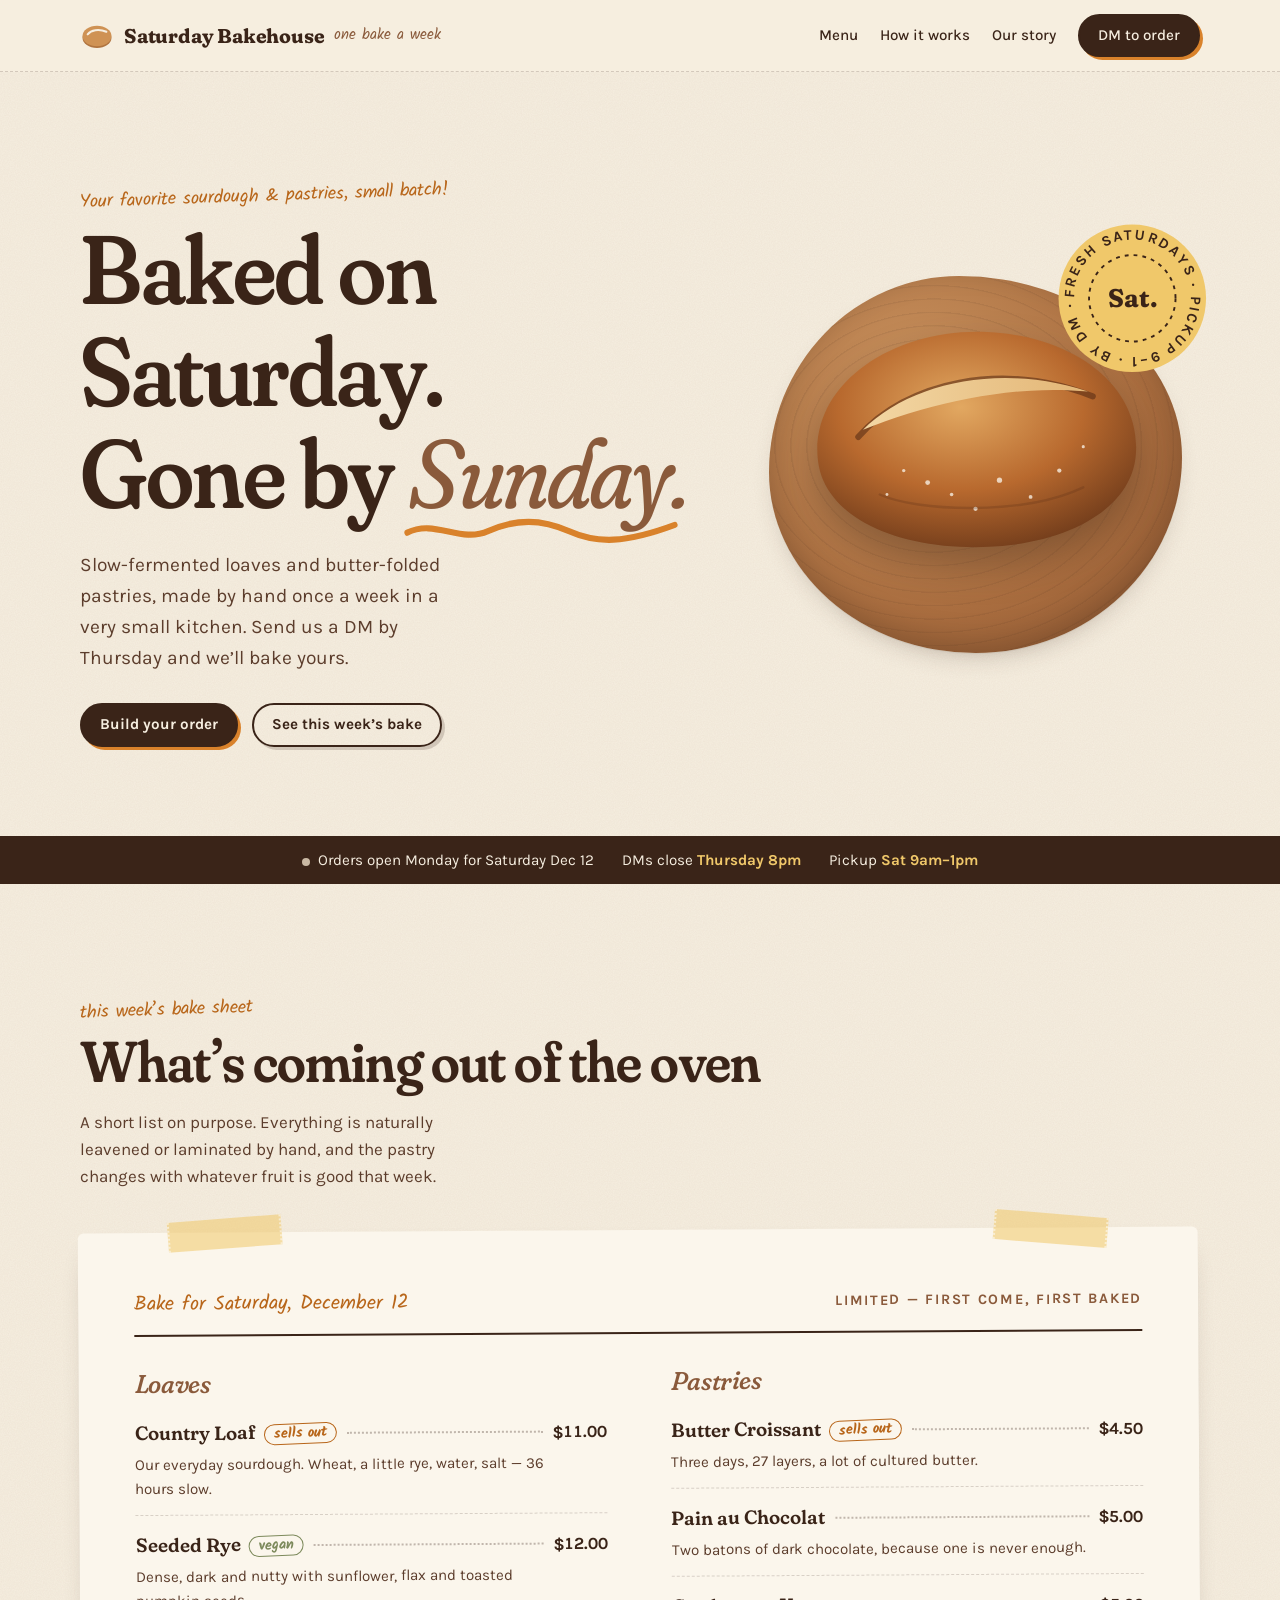
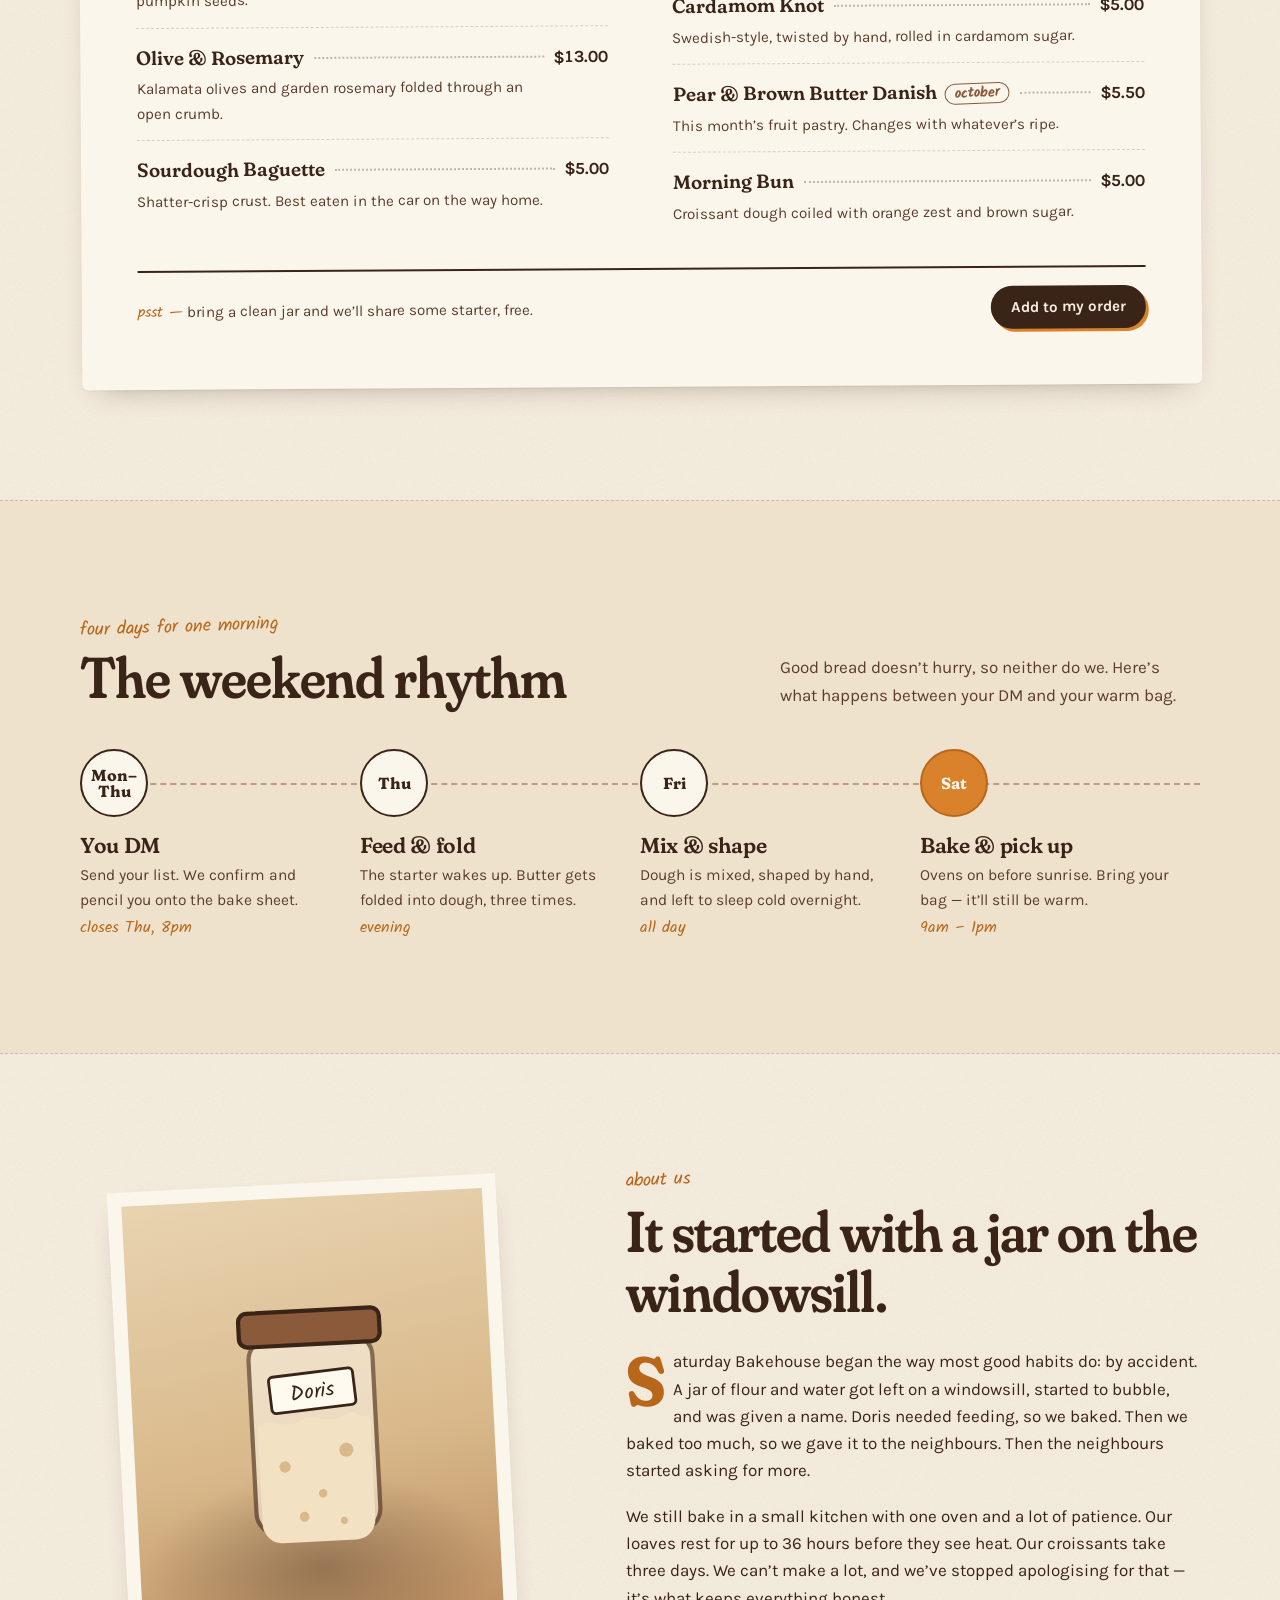
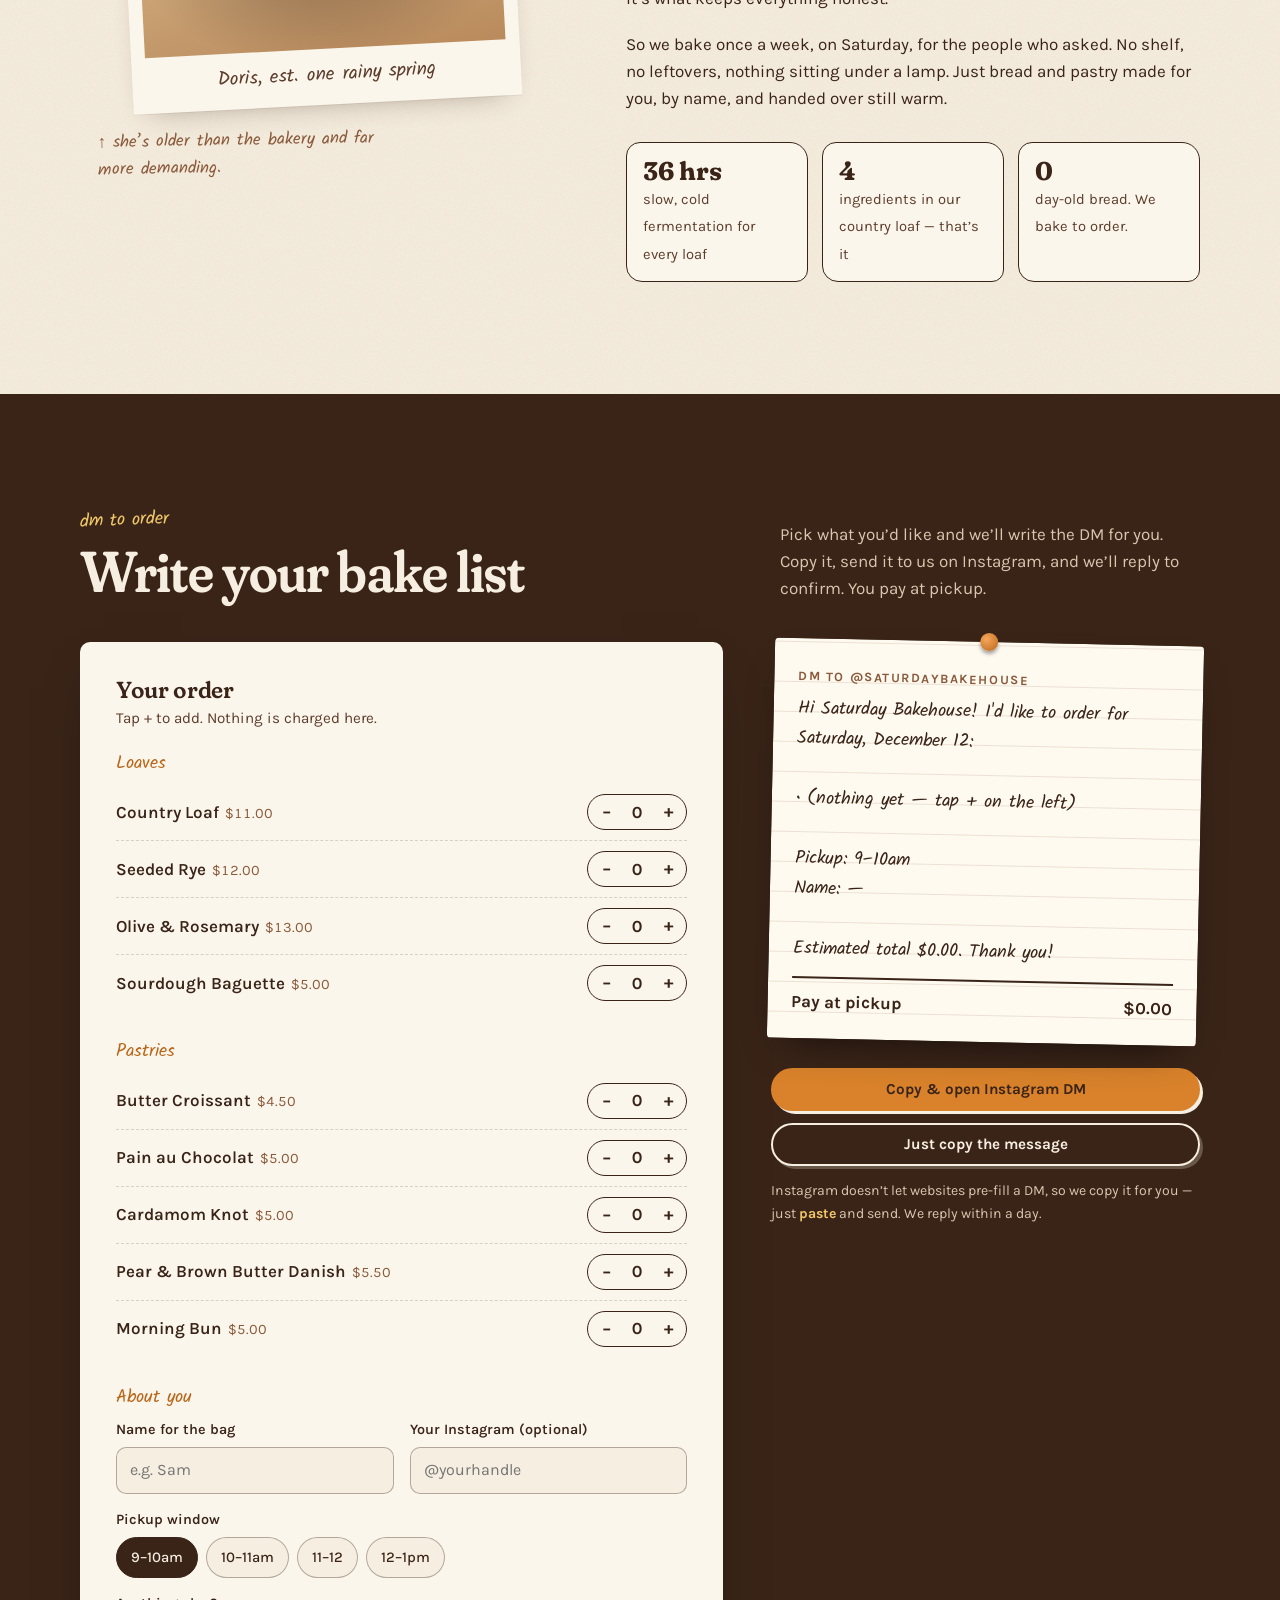
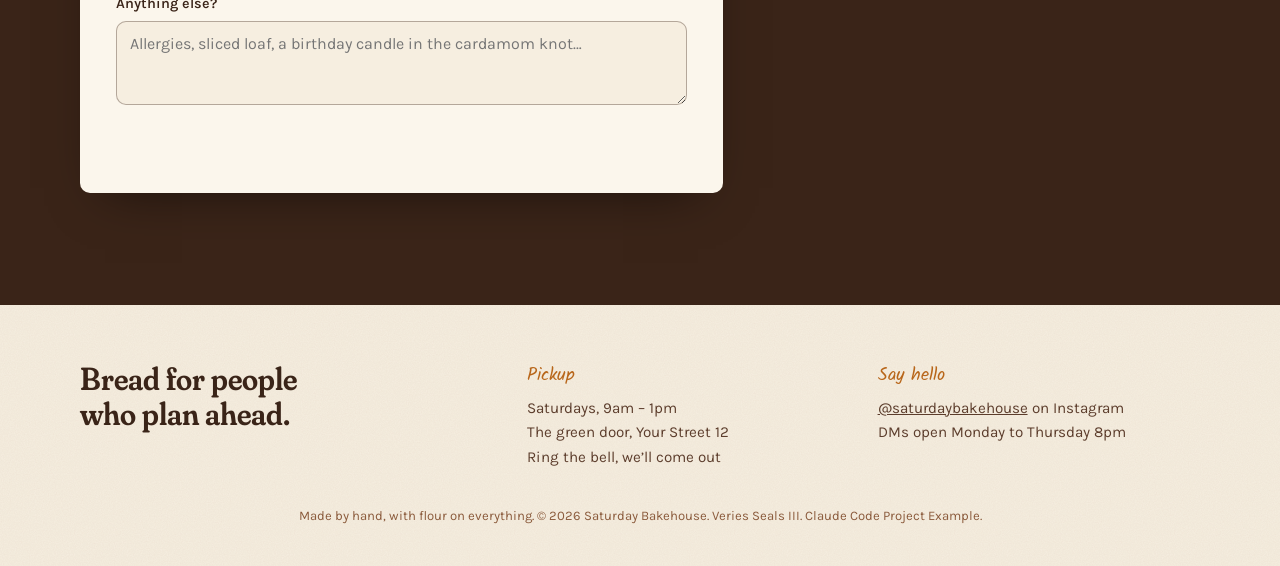
<file: index.html>
<!doctype html>
<html lang="en">
<head>
<meta charset="utf-8">
<meta name="viewport" content="width=device-width, initial-scale=1">
<title>Saturday Bakehouse</title>
<meta name="description" content="Naturally leavened sourdough and laminated pastries, baked once a week on Saturday morning. Order by DM, pick up warm.">
<link rel="preconnect" href="https://fonts.googleapis.com">
<link rel="preconnect" href="https://fonts.gstatic.com" crossorigin>
<link href="https://fonts.googleapis.com/css2?family=Fraunces:ital,opsz,wght,SOFT@0,9..144,300..800,50..100;1,9..144,300..800,50..100&family=Karla:wght@400;500;700&family=Kalam:wght@400;700&display=swap" rel="stylesheet">
<link rel="stylesheet" href="css/styles.css">
</head>
<body>

<header class="top">
  <div class="wrap">
    <a class="wordmark" href="#top" aria-label="Saturday Bakehouse home">
      <svg width="34" height="34" viewBox="0 0 40 40" aria-hidden="true">
        <ellipse cx="20" cy="22" rx="17" ry="12" fill="#b0743f"/>
        <ellipse cx="20" cy="20" rx="17" ry="12" fill="#cf9254"/>
        <path d="M9 18c4-5 13-7 22-3" stroke="#f6eee0" stroke-width="2.4" fill="none" stroke-linecap="round"/>
      </svg>
      <b>Saturday Bakehouse</b>
      <small>one bake a week</small>
    </a>
    <nav class="nav" aria-label="Main">
      <a href="#menu">Menu</a>
      <a href="#rhythm">How it works</a>
      <a href="#story">Our story</a>
      <a class="btn" href="#order">DM to order</a>
    </nav>
  </div>
</header>

<main id="top">
  <!-- HERO -->
  <section class="hero" aria-labelledby="hero-title">
    <div class="wrap">
      <div>
        <span class="eyebrow">Your favorite sourdough &amp; pastries, small batch!</span>
        <h1 id="hero-title">Baked on Saturday.<br>Gone by <em>Sunday.<svg class="squiggle" viewBox="0 0 200 20" preserveAspectRatio="none" aria-hidden="true"><path d="M3 12c20-9 38 7 58-1s38-8 58 0 40 8 76-4" stroke="#d9822b" stroke-width="4" fill="none" stroke-linecap="round"/></svg></em></h1>
        <p class="lede">Slow-fermented loaves and butter-folded pastries, made by hand once a week in a very small kitchen. Send us a DM by Thursday and we’ll bake yours.</p>
        <div class="cta">
          <a class="btn" href="#order">Build your order</a>
          <a class="btn ghost" href="#menu">See this week’s bake</a>
        </div>
      </div>

      <div class="hero-art" aria-hidden="true">
        <div class="board"></div>
        <svg class="loaf" viewBox="0 0 300 220">
          <defs>
            <radialGradient id="crust" cx="45%" cy="35%" r="70%">
              <stop offset="0" stop-color="#e2a861"/>
              <stop offset=".55" stop-color="#b8692e"/>
              <stop offset="1" stop-color="#6e3a1a"/>
            </radialGradient>
            <linearGradient id="ear" x1="0" x2="1">
              <stop offset="0" stop-color="#f3d7a4"/>
              <stop offset="1" stop-color="#e3b676"/>
            </linearGradient>
          </defs>
          <path d="M18 128C14 66 82 22 156 24s132 44 128 102c-3 48-62 78-134 78S21 176 18 128z" fill="url(#crust)"/>
          <!-- the ear: main score -->
          <path d="M52 112c40-46 120-64 196-34" stroke="#5a2e14" stroke-width="5" fill="none" stroke-linecap="round" opacity=".6"/>
          <path d="M56 106c40-40 116-56 188-32-60-6-130 8-188 32z" fill="url(#ear)"/>
          <!-- flour dusting -->
          <g fill="#fbf6ec" opacity=".75">
            <circle cx="110" cy="150" r="2"/><circle cx="130" cy="160" r="1.5"/><circle cx="170" cy="148" r="2.2"/>
            <circle cx="196" cy="162" r="1.6"/><circle cx="150" cy="172" r="1.8"/><circle cx="90" cy="140" r="1.4"/>
            <circle cx="220" cy="140" r="1.8"/><circle cx="240" cy="120" r="1.3"/><circle cx="76" cy="160" r="1.2"/>
          </g>
          <path d="M70 160c30 14 120 18 170-6" stroke="#5a2e14" stroke-width="2" fill="none" opacity=".25" stroke-linecap="round"/>
        </svg>
        <div class="stamp-wrap">
          <svg class="stamp" viewBox="0 0 120 120">
            <defs><path id="circ" d="M60 60m-46 0a46 46 0 1 1 92 0a46 46 0 1 1-92 0"/></defs>
            <circle cx="60" cy="60" r="58" fill="#f0c86a"/>
            <circle cx="60" cy="60" r="34" fill="none" stroke="#3a2418" stroke-width="1.5" stroke-dasharray="3 4"/>
            <text class="stamp-text">
              <textPath href="#circ" textLength="286" lengthAdjust="spacing">FRESH SATURDAYS · PICKUP 9–1 · BY DM ·</textPath>
            </text>
          </svg>
          <span class="dot">Sat.</span>
        </div>
      </div>
    </div>
  </section>

  <div class="ribbon" id="ribbon" role="status">
    <div class="wrap">
      <span><i class="pulse"></i><span id="status-text">Taking orders for Saturday</span></span>
      <span>DMs close <b>Thursday 8pm</b></span>
      <span>Pickup <b>Sat 9am–1pm</b></span>
    </div>
  </div>

  <!-- MENU -->
  <section id="menu" aria-labelledby="menu-title">
    <div class="wrap">
      <div class="section-head">
        <div>
          <span class="eyebrow">this week’s bake sheet</span>
          <h2 id="menu-title">What’s coming out of the oven</h2>
        </div>
        <p>A short list on purpose. Everything is naturally leavened or laminated by hand, and the pastry changes with whatever fruit is good that week.</p>
      </div>

      <article class="sheet">
        <div class="sheet-top">
          <span class="hand" id="bake-date">Bake for Saturday</span>
          <span>Limited — first come, first baked</span>
        </div>
        <div class="menu-cols" id="menu-cols"><!-- filled from MENU data below --></div>
        <div class="sheet-foot">
          <span><span class="hand">psst —</span> bring a clean jar and we’ll share some starter, free.</span>
          <a class="btn" href="#order">Add to my order</a>
        </div>
      </article>
    </div>
  </section>

  <!-- RHYTHM -->
  <section id="rhythm" class="rhythm" aria-labelledby="rhythm-title">
    <div class="wrap">
      <div class="section-head">
        <div>
          <span class="eyebrow">four days for one morning</span>
          <h2 id="rhythm-title">The weekend rhythm</h2>
        </div>
        <p>Good bread doesn’t hurry, so neither do we. Here’s what happens between your DM and your warm bag.</p>
      </div>
      <ol class="days">
        <li>
          <div class="when">Mon–<br>Thu</div>
          <h3>You DM</h3>
          <p>Send your list. We confirm and pencil you onto the bake sheet.</p>
          <span class="time">closes Thu, 8pm</span>
        </li>
        <li>
          <div class="when">Thu</div>
          <h3>Feed &amp; fold</h3>
          <p>The starter wakes up. Butter gets folded into dough, three times.</p>
          <span class="time">evening</span>
        </li>
        <li>
          <div class="when">Fri</div>
          <h3>Mix &amp; shape</h3>
          <p>Dough is mixed, shaped by hand, and left to sleep cold overnight.</p>
          <span class="time">all day</span>
        </li>
        <li>
          <div class="when">Sat</div>
          <h3>Bake &amp; pick up</h3>
          <p>Ovens on before sunrise. Bring your bag — it’ll still be warm.</p>
          <span class="time">9am – 1pm</span>
        </li>
      </ol>
    </div>
  </section>

  <!-- STORY -->
  <section id="story" class="story" aria-labelledby="story-title">
    <div class="wrap">
      <div>
        <figure class="polaroid">
          <div class="pic" aria-hidden="true">
            <svg viewBox="0 0 200 240" width="78%">
              <!-- a jar of starter -->
              <rect x="56" y="58" width="88" height="140" rx="16" fill="#fbf6ec" opacity=".55" stroke="#3a2418" stroke-width="3"/>
              <rect x="50" y="40" width="100" height="24" rx="6" fill="#8a5a3b" stroke="#3a2418" stroke-width="3"/>
              <path d="M60 120c10-6 20 4 30-2s20 4 30-2 14 4 20 0v74a14 14 0 0 1-14 14H74a14 14 0 0 1-14-14z" fill="#f2e1c2"/>
              <g fill="#d9b98b"><circle cx="78" cy="150" r="4"/><circle cx="104" cy="170" r="3"/><circle cx="122" cy="140" r="5"/><circle cx="90" cy="186" r="3.5"/><circle cx="118" cy="190" r="2.5"/></g>
              <rect x="70" y="84" width="60" height="26" rx="3" fill="#fffaf0" stroke="#3a2418" stroke-width="2" transform="rotate(-4 100 97)"/>
              <text x="100" y="102" text-anchor="middle" class="jar-label" transform="rotate(-4 100 97)">Doris</text>
            </svg>
          </div>
          <figcaption>Doris, est. one rainy spring</figcaption>
        </figure>
        <p class="polaroid-note">↑ she’s older than the bakery and far more demanding.</p>
      </div>

      <div>
        <span class="eyebrow">about us</span>
        <h2 id="story-title">It started with a jar on the windowsill.</h2>
        <div class="story-body">
          <p>Saturday Bakehouse began the way most good habits do: by accident. A jar of flour and water got left on a windowsill, started to bubble, and was given a name. Doris needed feeding, so we baked. Then we baked too much, so we gave it to the neighbours. Then the neighbours started asking for more.</p>
          <p>We still bake in a small kitchen with one oven and a lot of patience. Our loaves rest for up to 36 hours before they see heat. Our croissants take three days. We can’t make a lot, and we’ve stopped apologising for that — it’s what keeps everything honest.</p>
          <p>So we bake once a week, on Saturday, for the people who asked. No shelf, no leftovers, nothing sitting under a lamp. Just bread and pastry made for you, by name, and handed over still warm.</p>
        </div>
        <ul class="promises">
          <li><b>36 hrs</b><span>slow, cold fermentation for every loaf</span></li>
          <li><b>4</b><span>ingredients in our country loaf — that’s it</span></li>
          <li><b>0</b><span>day-old bread. We bake to order.</span></li>
        </ul>
      </div>
    </div>
  </section>

  <!-- ORDER -->
  <section id="order" class="order" aria-labelledby="order-title">
    <div class="wrap">
      <div class="section-head">
        <div>
          <span class="eyebrow">dm to order</span>
          <h2 id="order-title">Write your bake list</h2>
        </div>
        <p>Pick what you’d like and we’ll write the DM for you. Copy it, send it to us on Instagram, and we’ll reply to confirm. You pay at pickup.</p>
      </div>

      <div class="order-grid">
        <form class="card" id="order-form" novalidate>
          <h3>Your order</h3>
          <p class="sub">Tap + to add. Nothing is charged here.</p>

          <div id="picks"><!-- filled from MENU data --></div>

          <fieldset>
            <legend>About you</legend>
            <div class="fields">
              <div>
                <label for="name">Name for the bag</label>
                <input id="name" name="name" autocomplete="given-name" placeholder="e.g. Sam">
              </div>
              <div>
                <label for="handle">Your Instagram (optional)</label>
                <input id="handle" name="handle" placeholder="@yourhandle" autocomplete="off">
              </div>
              <div class="full">
                <label id="slot-label">Pickup window</label>
                <div class="radios" role="radiogroup" aria-labelledby="slot-label">
                  <label><input type="radio" name="slot" value="9–10am" checked><span>9–10am</span></label>
                  <label><input type="radio" name="slot" value="10–11am"><span>10–11am</span></label>
                  <label><input type="radio" name="slot" value="11am–12pm"><span>11–12</span></label>
                  <label><input type="radio" name="slot" value="12–1pm"><span>12–1pm</span></label>
                </div>
              </div>
              <div class="full">
                <label for="notes">Anything else?</label>
                <textarea id="notes" name="notes" placeholder="Allergies, sliced loaf, a birthday candle in the cardamom knot…"></textarea>
              </div>
            </div>
          </fieldset>
          <p class="err" id="err" aria-live="polite"></p>
        </form>

        <aside class="dm" aria-labelledby="dm-title">
          <h3 id="dm-title" class="sr-only">Your DM</h3>
          <div class="note-card">
            <div class="to">DM to @saturdaybakehouse</div>
            <pre id="dm-text" aria-live="polite"></pre>
            <div class="total"><span>Pay at pickup</span><span id="dm-total">$0.00</span></div>
          </div>
          <div class="dm-actions">
            <button class="btn alt" type="button" id="copy-open">Copy &amp; open Instagram DM</button>
            <button class="btn ghost" type="button" id="copy-only">Just copy the message</button>
          </div>
          <p class="dm-help">Instagram doesn’t let websites pre-fill a DM, so we copy it for you — just <b>paste</b> and send. We reply within a day.</p>
        </aside>
      </div>
    </div>
  </section>
</main>

<footer>
  <div class="wrap">
    <div>
      <p class="big">Bread for people<br>who plan ahead.</p>
    </div>
    <div>
      <h4>Pickup</h4>
      <p>Saturdays, 9am – 1pm<br>The green door, Your Street 12<br>Ring the bell, we’ll come out</p>
    </div>
    <div>
      <h4>Say hello</h4>
      <p><a href="https://instagram.com/saturdaybakehouse" rel="noopener">@saturdaybakehouse</a> on Instagram<br>DMs open Monday to Thursday 8pm</p>
    </div>
  </div>
  <p class="fine">Made by hand, with flour on everything. © <span id="yr"></span> Saturday Bakehouse. Veries Seals III. Claude Code Project Example.</p>
</footer>

<div class="toast" id="toast" role="status" aria-live="polite"></div>

<script src="js/script.js"></script>
</body>
</html>
</file>
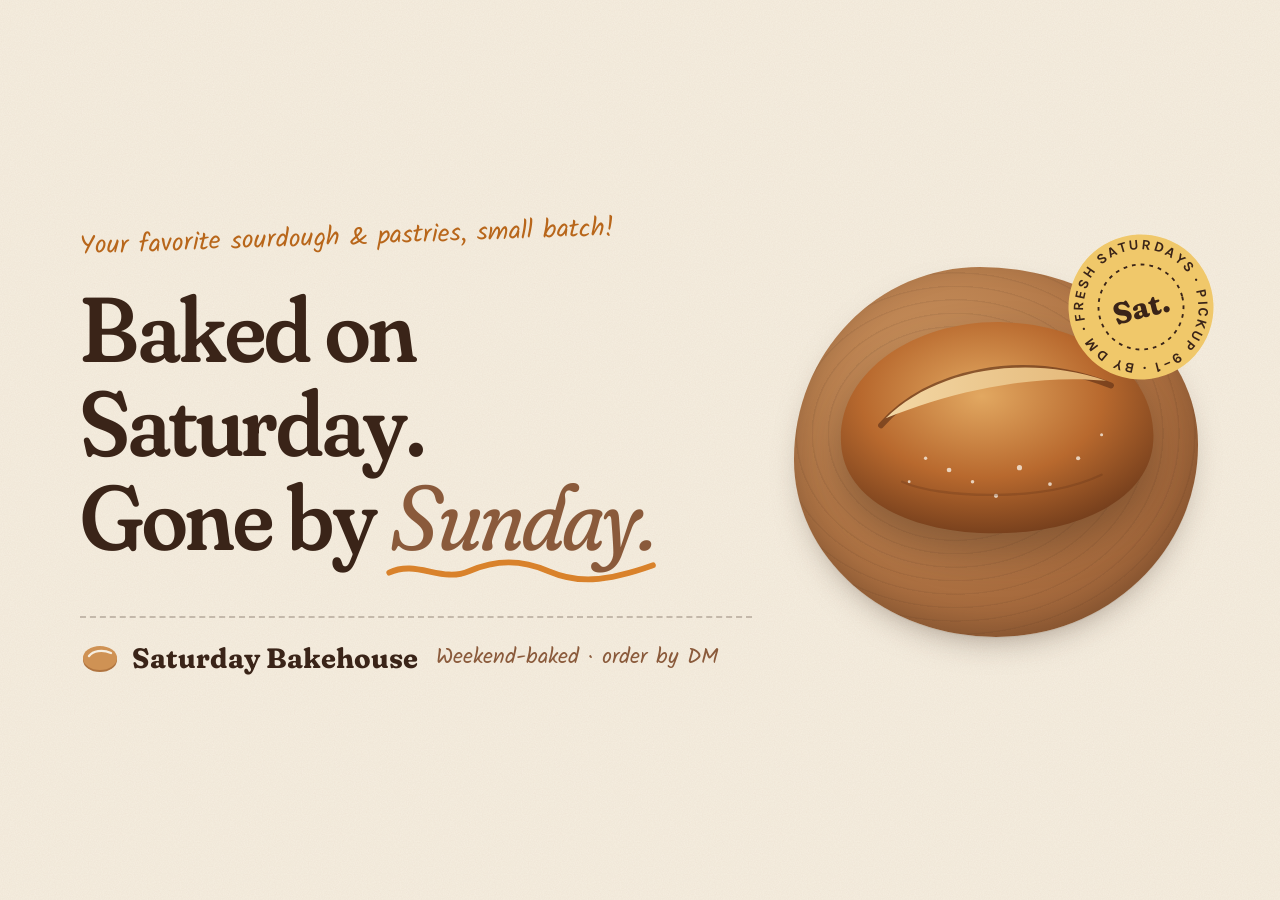
<file: assets/social-preview.html>
<!doctype html>
<html lang="en">
<head>
<meta charset="utf-8">
<title>Saturday Bakehouse social preview</title>
<!-- Source for social-preview.png (1280×640, GitHub repo social card).
     Re-render: see README.md → "Social preview". -->
<link href="https://fonts.googleapis.com/css2?family=Fraunces:ital,opsz,wght,SOFT@0,9..144,300..800,50..100;1,9..144,300..800,50..100&family=Karla:wght@400;500;700&family=Kalam:wght@400;700&display=swap" rel="stylesheet">
<link rel="stylesheet" href="social-preview.css">
</head>
<body>
  <div class="card">
    <div class="copy">
      <span class="eyebrow">Your favorite sourdough &amp; pastries, small batch!</span>
      <h1>Baked on Saturday.<br>Gone by <em>Sunday.<svg class="squiggle" viewBox="0 0 200 20" preserveAspectRatio="none" aria-hidden="true"><path d="M3 12c20-9 38 7 58-1s38-8 58 0 40 8 76-4" stroke="#d9822b" stroke-width="4" fill="none" stroke-linecap="round"/></svg></em></h1>
      <div class="foot">
        <svg width="40" height="40" viewBox="0 0 40 40" aria-hidden="true">
          <ellipse cx="20" cy="22" rx="17" ry="12" fill="#b0743f"/>
          <ellipse cx="20" cy="20" rx="17" ry="12" fill="#cf9254"/>
          <path d="M9 18c4-5 13-7 22-3" stroke="#f6eee0" stroke-width="2.4" fill="none" stroke-linecap="round"/>
        </svg>
        <b>Saturday Bakehouse</b>
        <span>Weekend-baked · order by DM</span>
      </div>
    </div>

    <div class="art" aria-hidden="true">
      <div class="board"></div>
      <svg class="loaf" viewBox="0 0 300 220">
        <defs>
          <radialGradient id="crust" cx="45%" cy="35%" r="70%">
            <stop offset="0" stop-color="#e2a861"/>
            <stop offset=".55" stop-color="#b8692e"/>
            <stop offset="1" stop-color="#6e3a1a"/>
          </radialGradient>
          <linearGradient id="ear" x1="0" x2="1">
            <stop offset="0" stop-color="#f3d7a4"/>
            <stop offset="1" stop-color="#e3b676"/>
          </linearGradient>
        </defs>
        <path d="M18 128C14 66 82 22 156 24s132 44 128 102c-3 48-62 78-134 78S21 176 18 128z" fill="url(#crust)"/>
        <path d="M52 112c40-46 120-64 196-34" stroke="#5a2e14" stroke-width="5" fill="none" stroke-linecap="round" opacity=".6"/>
        <path d="M56 106c40-40 116-56 188-32-60-6-130 8-188 32z" fill="url(#ear)"/>
        <g fill="#fbf6ec" opacity=".75">
          <circle cx="110" cy="150" r="2"/><circle cx="130" cy="160" r="1.5"/><circle cx="170" cy="148" r="2.2"/>
          <circle cx="196" cy="162" r="1.6"/><circle cx="150" cy="172" r="1.8"/><circle cx="90" cy="140" r="1.4"/>
          <circle cx="220" cy="140" r="1.8"/><circle cx="240" cy="120" r="1.3"/><circle cx="76" cy="160" r="1.2"/>
        </g>
        <path d="M70 160c30 14 120 18 170-6" stroke="#5a2e14" stroke-width="2" fill="none" opacity=".25" stroke-linecap="round"/>
      </svg>
      <div class="stamp">
        <svg viewBox="0 0 120 120">
          <defs><path id="circ" d="M60 60m-46 0a46 46 0 1 1 92 0a46 46 0 1 1-92 0"/></defs>
          <circle cx="60" cy="60" r="58" fill="#f0c86a"/>
          <circle cx="60" cy="60" r="34" fill="none" stroke="#3a2418" stroke-width="1.5" stroke-dasharray="3 4"/>
          <text class="stamp-text"><textPath href="#circ" textLength="286" lengthAdjust="spacing">FRESH SATURDAYS · PICKUP 9–1 · BY DM ·</textPath></text>
        </svg>
        <span>Sat.</span>
      </div>
    </div>
  </div>
</body>
</html>
</file>
<file: css/styles.css>
:root {
  --flour: #f6eee0;
  --flour-deep: #efe2cc;
  --paper: #fbf6ec;
  --crust: #3a2418;
  --crust-soft: #5c3d2c;
  --rye: #8a5a3b;
  --apricot: #d9822b;
  --apricot-deep: #b8661a;
  --butter: #f0c86a;
  --sage: #7d8a5c;
  --line: rgba(58, 36, 24, 0.18);
  --shadow: 0 1px 0 rgba(58,36,24,.06), 0 12px 30px -18px rgba(58,36,24,.45);
  --display: "Fraunces", Georgia, serif;
  --body: "Karla", system-ui, sans-serif;
  --hand: "Kalam", "Comic Sans MS", cursive;
  --wrap: 1120px;
}

* { box-sizing: border-box; }
html { scroll-behavior: smooth; }
body {
  margin: 0;
  background-color: var(--flour);
  /* flour-dusted paper grain */
  background-image: url("data:image/svg+xml,%3Csvg xmlns='http://www.w3.org/2000/svg' width='220' height='220'%3E%3Cfilter id='n'%3E%3CfeTurbulence type='fractalNoise' baseFrequency='.85' numOctaves='2' stitchTiles='stitch'/%3E%3CfeColorMatrix values='0 0 0 0 .36 0 0 0 0 .24 0 0 0 0 .15 0 0 0 .09 0'/%3E%3C/filter%3E%3Crect width='100%25' height='100%25' filter='url(%23n)'/%3E%3C/svg%3E");
  color: var(--crust);
  font-family: var(--body);
  font-size: 17px;
  line-height: 1.6;
  -webkit-font-smoothing: antialiased;
}
img, svg { display: block; max-width: 100%; }
a { color: inherit; }
.wrap { width: min(var(--wrap), 100% - 32px); margin-inline: auto; }

h1, h2, h3 {
  font-family: var(--display);
  font-variation-settings: "SOFT" 100;
  font-weight: 600;
  line-height: 1.05;
  letter-spacing: -0.015em;
  margin: 0;
}
.hand { font-family: var(--hand); color: var(--apricot-deep); }
.eyebrow {
  font-family: var(--hand);
  font-size: 1.15rem;
  color: var(--apricot-deep);
  display: inline-block;
  transform: rotate(-2deg);
  margin-bottom: .4rem;
}

/* ---------- header ---------- */
.top {
  position: sticky; top: 0; z-index: 20;
  background: color-mix(in srgb, var(--flour) 88%, transparent);
  backdrop-filter: blur(8px);
  border-bottom: 1px dashed var(--line);
}
.top .wrap { display: flex; align-items: center; justify-content: space-between; gap: 16px; padding: 14px 0; }
.wordmark { display: flex; align-items: center; gap: 10px; text-decoration: none; }
.wordmark b {
  font-family: var(--display); font-weight: 700; font-size: 1.25rem; letter-spacing: -.01em;
  font-variation-settings: "SOFT" 100, "opsz" 40;
}
.wordmark small { font-family: var(--hand); color: var(--rye); font-size: .95rem; }
.nav { display: flex; gap: 22px; align-items: center; }
.nav a { text-decoration: none; font-weight: 500; font-size: .95rem; }
.nav a:not(.btn):hover { color: var(--apricot-deep); }
@media (max-width: 900px) { .wordmark small { display: none; } }
@media (max-width: 720px) { .nav a:not(.btn) { display: none; } }

.btn {
  display: inline-flex; align-items: center; gap: 8px;
  font: 700 .95rem/1 var(--body);
  padding: 12px 18px;
  border-radius: 999px;
  border: 2px solid var(--crust);
  background: var(--crust); color: var(--flour);
  text-decoration: none; cursor: pointer;
  transition: transform .15s ease, background .15s ease, box-shadow .15s ease;
  box-shadow: 3px 3px 0 var(--apricot);
}
.btn:hover { transform: translate(-1px,-1px); box-shadow: 4px 4px 0 var(--apricot); }
.btn:active { transform: translate(2px,2px); box-shadow: 1px 1px 0 var(--apricot); }
.btn.ghost { background: transparent; color: var(--crust); box-shadow: 3px 3px 0 var(--line); }
.btn:focus-visible, input:focus-visible, select:focus-visible, textarea:focus-visible, .step button:focus-visible {
  outline: 3px solid var(--apricot); outline-offset: 2px;
}

/* ---------- hero ---------- */
.hero { padding: clamp(48px, 9vw, 110px) 0 clamp(40px, 7vw, 90px); position: relative; overflow: hidden; }
.hero .wrap { display: grid; grid-template-columns: 1.15fr .85fr; gap: clamp(24px, 5vw, 64px); align-items: center; }
@media (max-width: 860px) { .hero .wrap { grid-template-columns: 1fr; } }
.hero h1 {
  font-size: clamp(2.9rem, 7.6vw, 6.2rem);
  font-variation-settings: "SOFT" 100, "opsz" 144;
  font-weight: 560;
}
.hero h1 em { font-style: italic; font-weight: 400; color: var(--rye); position: relative; white-space: nowrap; }
.hero h1 .squiggle { position: absolute; left: -2%; right: -2%; bottom: -.12em; width: 104%; height: .32em; }
.hero p.lede { font-size: 1.2rem; max-width: 34ch; margin: 26px 0 30px; color: var(--crust-soft); }
.hero .cta { display: flex; flex-wrap: wrap; gap: 14px; align-items: center; }
.hero .note { font-family: var(--hand); color: var(--rye); font-size: 1.05rem; transform: rotate(-1.5deg); }

.hero-art { position: relative; aspect-ratio: 1; max-width: 460px; justify-self: center; width: 100%; }
.hero-art .board {
  position: absolute; inset: 8% 4% 8% 4%;
  background: radial-gradient(circle at 35% 30%, #c9925e, #a96d3f 60%, #8d5530);
  border-radius: 46% 54% 50% 50% / 52% 48% 52% 48%;
  box-shadow: inset 0 -10px 30px rgba(0,0,0,.18), var(--shadow);
}
.hero-art .board::before { /* wood rings */
  content: ""; position: absolute; inset: 0; border-radius: inherit;
  background: repeating-radial-gradient(ellipse at 40% 45%, transparent 0 14px, rgba(58,36,24,.08) 15px 16px);
}
.hero-art .loaf { position: absolute; inset: 14% 10% 16% 10%; filter: drop-shadow(0 18px 18px rgba(58,36,24,.35)); }
.stamp { position: absolute; right: -2%; top: -4%; width: 34%; animation: spin 28s linear infinite; }
.stamp-wrap { position: absolute; right: -2%; top: -4%; width: 34%; aspect-ratio: 1; }
.stamp-wrap .stamp { position: static; width: 100%; }
.stamp-text { font-family: var(--body); font-weight: 700; font-size: 11.5px; letter-spacing: 2.2px; fill: var(--crust); }
.stamp-wrap .dot { position: absolute; inset: 0; display: grid; place-items: center; font-family: var(--display); font-weight: 700; font-size: clamp(1.1rem, 3vw, 1.6rem); color: var(--crust); font-variation-settings: "SOFT" 100; }
@keyframes spin { to { transform: rotate(360deg); } }
@media (prefers-reduced-motion: reduce) { .stamp { animation: none; } html { scroll-behavior: auto; } }

/* ---------- status ribbon ---------- */
.ribbon { background: var(--crust); color: var(--flour); }
.ribbon .wrap { display: flex; flex-wrap: wrap; gap: 8px 28px; justify-content: center; padding: 12px 0; font-size: .95rem; }
.ribbon b { color: var(--butter); font-weight: 700; }
.ribbon .pulse { display: inline-block; width: 8px; height: 8px; border-radius: 50%; background: var(--butter); margin-right: 8px; vertical-align: middle; box-shadow: 0 0 0 0 rgba(240,200,106,.7); animation: pulse 2s infinite; }
.ribbon.closed .pulse { background: #c9b8a3; animation: none; }
@keyframes pulse { 70% { box-shadow: 0 0 0 9px rgba(240,200,106,0); } 100% { box-shadow: 0 0 0 0 rgba(240,200,106,0); } }

section { padding: clamp(64px, 9vw, 112px) 0; }
.section-head { display: flex; flex-wrap: wrap; justify-content: space-between; align-items: end; gap: 16px 40px; margin-bottom: 40px; }
.section-head h2 { font-size: clamp(2.2rem, 5vw, 3.6rem); font-variation-settings: "SOFT" 100, "opsz" 120; }
.section-head p { max-width: 42ch; margin: 0; color: var(--crust-soft); }

/* ---------- menu (the bake sheet) ---------- */
.sheet {
  background: var(--paper);
  border-radius: 6px;
  box-shadow: var(--shadow);
  padding: clamp(24px, 4.5vw, 56px);
  position: relative;
  transform: rotate(-.35deg);
}
.sheet::before, .sheet::after { /* masking tape */
  content: ""; position: absolute; top: -14px; width: 110px; height: 30px;
  background: rgba(240, 200, 106, .55);
  border-left: 2px dotted rgba(255,255,255,.5); border-right: 2px dotted rgba(255,255,255,.5);
}
.sheet::before { left: 8%; transform: rotate(-4deg); }
.sheet::after { right: 8%; transform: rotate(5deg); }
.sheet-top { display: flex; flex-wrap: wrap; justify-content: space-between; gap: 6px 24px; border-bottom: 2px solid var(--crust); padding-bottom: 14px; margin-bottom: 8px; }
.sheet-top .hand { font-size: 1.25rem; }
.sheet-top span:last-child { font-size: .9rem; color: var(--rye); text-transform: uppercase; letter-spacing: .12em; font-weight: 700; align-self: center; }
.menu-cols { display: grid; grid-template-columns: repeat(auto-fit, minmax(300px, 1fr)); gap: 8px clamp(28px, 5vw, 64px); }
.menu-group h3 {
  font-size: 1.6rem; margin: 26px 0 6px;
  font-variation-settings: "SOFT" 100, "opsz" 60; font-style: italic; font-weight: 500; color: var(--rye);
}
.item { padding: 14px 0; border-bottom: 1px dashed var(--line); }
.item:last-child { border-bottom: 0; }
.item-row { display: flex; align-items: baseline; gap: 10px; }
.item-name { font-family: var(--display); font-weight: 600; font-size: 1.2rem; font-variation-settings: "SOFT" 100, "opsz" 30; }
.leader { flex: 1; border-bottom: 2px dotted rgba(58,36,24,.3); transform: translateY(-5px); min-width: 20px; }
.price { font-weight: 700; font-variant-numeric: tabular-nums; }
.item p { margin: 4px 0 0; font-size: .95rem; color: var(--crust-soft); max-width: 46ch; }
.tag {
  display: inline-block; font-family: var(--hand); font-size: .9rem; line-height: 1.2;
  padding: 1px 9px; border-radius: 999px; border: 1.5px solid currentColor; margin-left: 4px;
  transform: rotate(-2deg); vertical-align: 2px;
}
.tag.sells { color: var(--apricot-deep); }
.tag.vegan { color: var(--sage); }
.tag.new { color: var(--rye); }
.sheet-foot { margin-top: 28px; padding-top: 18px; border-top: 2px solid var(--crust); display: flex; flex-wrap: wrap; gap: 10px 24px; justify-content: space-between; align-items: center; font-size: .95rem; color: var(--crust-soft); }

/* ---------- rhythm ---------- */
.rhythm { background: var(--flour-deep); border-block: 1px dashed var(--line); }
.days { list-style: none; margin: 0; padding: 0; display: grid; grid-template-columns: repeat(4, 1fr); gap: 0; position: relative; }
.days::before { content: ""; position: absolute; left: 0; right: 0; top: 34px; border-top: 2px dashed var(--rye); opacity: .5; }
.days li { position: relative; padding-right: 20px; }
.days .when {
  width: 68px; height: 68px; border-radius: 50%;
  display: grid; place-items: center; text-align: center;
  background: var(--paper); border: 2px solid var(--crust);
  font-family: var(--display); font-weight: 700; font-size: 1rem; line-height: 1;
  font-variation-settings: "SOFT" 100;
  position: relative; z-index: 1; margin-bottom: 18px;
}
.days li:last-child .when { background: var(--apricot); color: var(--paper); border-color: var(--apricot-deep); }
.days h3 { font-size: 1.35rem; margin-bottom: 6px; font-variation-settings: "SOFT" 100, "opsz" 40; }
.days p { margin: 0; color: var(--crust-soft); font-size: .97rem; }
.days .time { font-family: var(--hand); color: var(--apricot-deep); font-size: 1rem; }
@media (max-width: 820px) {
  .days { grid-template-columns: 1fr; gap: 28px; }
  .days::before { left: 33px; right: auto; top: 0; bottom: 0; border-top: 0; border-left: 2px dashed var(--rye); }
  .days li { display: grid; grid-template-columns: 68px 1fr; gap: 0 18px; padding: 0; }
  .days .when { margin: 0; grid-row: span 3; }
}

/* ---------- story ---------- */
.story .wrap { display: grid; grid-template-columns: .9fr 1.1fr; gap: clamp(32px, 6vw, 88px); align-items: start; }
@media (max-width: 860px) { .story .wrap { grid-template-columns: 1fr; } }
.polaroid {
  background: var(--paper); padding: 14px 14px 56px; box-shadow: var(--shadow);
  transform: rotate(-3deg); position: relative; max-width: 420px;
}
.polaroid .pic {
  aspect-ratio: 4/5;
  background:
    radial-gradient(ellipse 70% 30% at 50% 82%, rgba(58,36,24,.35), transparent 70%),
    linear-gradient(170deg, #e8d3b0 0%, #d9b98b 55%, #b98a5c 100%);
  display: grid; place-items: center; overflow: hidden;
}
.jar-label { font-family: var(--hand); font-size: 15px; fill: var(--crust); }
.polaroid figcaption { position: absolute; left: 0; right: 0; bottom: 14px; text-align: center; font-family: var(--hand); font-size: 1.2rem; color: var(--crust-soft); }
.polaroid + .polaroid-note { font-family: var(--hand); color: var(--rye); margin: 22px 0 0 18px; transform: rotate(-1deg); max-width: 32ch; }
.story h2 { font-size: clamp(2.2rem, 5vw, 3.6rem); margin-bottom: 26px; font-variation-settings: "SOFT" 100, "opsz" 120; }
.story-body p { margin: 0 0 1.1em; max-width: 58ch; }
.story-body p:first-of-type::first-letter {
  font-family: var(--display); font-weight: 700; float: left;
  font-size: 4.1em; line-height: .82; margin: .06em .1em 0 0; color: var(--apricot-deep);
  font-variation-settings: "SOFT" 100, "opsz" 144;
}
.promises { list-style: none; padding: 0; margin: 30px 0 0; display: grid; grid-template-columns: repeat(auto-fit, minmax(170px, 1fr)); gap: 14px; }
.promises li { border: 1.5px solid var(--crust); border-radius: 14px 18px 12px 16px; padding: 14px 16px; background: var(--paper); }
.promises b { display: block; font-family: var(--display); font-size: 1.6rem; font-variation-settings: "SOFT" 100; line-height: 1.1; }
.promises span { font-size: .92rem; color: var(--crust-soft); }

/* ---------- order ---------- */
.order { background: var(--crust); color: var(--flour); position: relative; }
.order .eyebrow { color: var(--butter); }
.order .section-head p { color: #d9c6ae; }
.order-grid { display: grid; grid-template-columns: 1.2fr .8fr; gap: clamp(24px, 4vw, 48px); align-items: start; }
@media (max-width: 920px) { .order-grid { grid-template-columns: 1fr; } }
.card { background: var(--paper); color: var(--crust); border-radius: 10px; padding: clamp(20px, 3.5vw, 36px); box-shadow: 0 20px 50px -25px rgba(0,0,0,.6); }
.card h3 { font-size: 1.45rem; margin-bottom: 4px; font-variation-settings: "SOFT" 100, "opsz" 40; }
.card .sub { margin: 0 0 18px; color: var(--crust-soft); font-size: .95rem; }
fieldset { border: 0; padding: 0; margin: 0 0 26px; }
legend { font-family: var(--hand); font-size: 1.15rem; color: var(--apricot-deep); margin-bottom: 6px; padding: 0; }
.pick { display: flex; align-items: center; justify-content: space-between; gap: 12px; padding: 10px 0; border-bottom: 1px dashed var(--line); }
.pick:last-child { border-bottom: 0; }
.pick .nm { font-weight: 600; }
.pick .pr { color: var(--rye); font-size: .9rem; margin-left: 6px; font-variant-numeric: tabular-nums; }
.step { display: inline-flex; align-items: center; border: 1.5px solid var(--crust); border-radius: 999px; overflow: hidden; flex-shrink: 0; }
.step button { width: 36px; height: 34px; border: 0; background: transparent; font: 700 1.1rem/1 var(--body); color: var(--crust); cursor: pointer; }
.step button:hover { background: var(--flour-deep); }
.step output { min-width: 26px; text-align: center; font-weight: 700; font-variant-numeric: tabular-nums; }
.pick.has .nm { color: var(--apricot-deep); }
.pick.has .step { background: var(--butter); }

.fields { display: grid; grid-template-columns: 1fr 1fr; gap: 14px 16px; }
.fields .full { grid-column: 1 / -1; }
@media (max-width: 520px) { .fields { grid-template-columns: 1fr; } }
label { display: block; font-weight: 600; font-size: .9rem; margin-bottom: 6px; }
input, select, textarea {
  width: 100%; font: 400 1rem/1.4 var(--body); color: var(--crust);
  background: var(--flour); border: 1.5px solid rgba(58,36,24,.35); border-radius: 10px; padding: 11px 13px;
}
textarea { resize: vertical; min-height: 84px; }
.radios { display: flex; flex-wrap: wrap; gap: 8px; }
.radios label { margin: 0; font-weight: 500; }
.radios input { position: absolute; opacity: 0; width: 1px; height: 1px; }
.radios span { display: inline-block; padding: 8px 14px; border-radius: 999px; border: 1.5px solid rgba(58,36,24,.35); cursor: pointer; font-size: .92rem; background: var(--flour); }
.radios input:checked + span { background: var(--crust); color: var(--flour); border-color: var(--crust); }
.radios input:focus-visible + span { outline: 3px solid var(--apricot); outline-offset: 2px; }

/* the DM preview — a note pinned to the board */
.dm { position: sticky; top: 90px; }
.note-card {
  background: #fffaf0; color: var(--crust); padding: 28px 24px 22px; border-radius: 4px;
  transform: rotate(1.2deg); position: relative;
  box-shadow: 0 18px 40px -20px rgba(0,0,0,.7);
  background-image: repeating-linear-gradient(transparent 0 29px, rgba(138,90,59,.16) 29px 30px);
  background-position: 0 14px;
}
.note-card::before { /* pin */
  content: ""; position: absolute; top: -9px; left: 50%; width: 18px; height: 18px; margin-left: -9px; border-radius: 50%;
  background: radial-gradient(circle at 35% 35%, #f6a75c, var(--apricot-deep)); box-shadow: 0 3px 4px rgba(0,0,0,.35);
}
.note-card .to { font-size: .8rem; letter-spacing: .12em; text-transform: uppercase; color: var(--rye); font-weight: 700; margin-bottom: 8px; }
.note-card pre { margin: 0; white-space: pre-wrap; word-break: break-word; font-family: var(--hand); font-size: 1.12rem; line-height: 30px; min-height: 180px; }
.note-card .total { display: flex; justify-content: space-between; border-top: 2px solid var(--crust); margin-top: 12px; padding-top: 10px; font-weight: 700; }
.dm-actions { display: grid; gap: 12px; margin-top: 26px; }
.dm-actions .btn { justify-content: center; }
.dm-actions .btn.alt { background: var(--apricot); border-color: var(--apricot); color: var(--crust); box-shadow: 3px 3px 0 var(--flour); }
.dm-actions .btn.ghost { color: var(--flour); border-color: var(--flour); box-shadow: 3px 3px 0 rgba(246,238,224,.25); }
.dm-help { font-size: .88rem; color: #d9c6ae; margin: 14px 0 0; }
.dm-help b { color: var(--butter); }
.toast {
  position: fixed; left: 50%; bottom: 24px; transform: translate(-50%, calc(100% + 40px));
  background: var(--butter); color: var(--crust); padding: 12px 20px; border-radius: 999px; font-weight: 700;
  box-shadow: var(--shadow); transition: transform .3s ease, visibility .3s; visibility: hidden; z-index: 50; max-width: calc(100% - 32px); text-align: center;
}
.toast.show { transform: translate(-50%, 0); visibility: visible; }
.err { color: #a3361a; font-size: .9rem; margin: 8px 0 0; min-height: 1.2em; }

/* ---------- footer ---------- */
footer { padding: 56px 0 40px; }
footer .wrap { display: grid; grid-template-columns: 1.3fr 1fr 1fr; gap: 28px; }
@media (max-width: 760px) { footer .wrap { grid-template-columns: 1fr; } }
footer h4 { font-family: var(--hand); font-weight: 400; color: var(--apricot-deep); font-size: 1.15rem; margin: 0 0 6px; }
footer p { margin: 0; color: var(--crust-soft); font-size: .95rem; }
footer .big { font-family: var(--display); font-size: 2rem; line-height: 1.1; font-variation-settings: "SOFT" 100, "opsz" 100; font-weight: 600; color: var(--crust); }
.fine { width: min(var(--wrap), 100% - 32px); margin: 0 auto; text-align: center; font-size: .82rem; color: var(--rye); padding-top: 36px; }

/* ---------- utilities ---------- */
.sr-only {
  position: absolute; width: 1px; height: 1px; padding: 0; margin: -1px;
  overflow: hidden; clip: rect(0 0 0 0); white-space: nowrap; border: 0;
}
</file>
<file: assets/social-preview.css>
/* GitHub social card: 1280×640, key content kept inside a 40px safe border */
:root {
  --flour: #f6eee0;
  --crust: #3a2418;
  --crust-soft: #5c3d2c;
  --rye: #8a5a3b;
  --apricot-deep: #b8661a;
  --butter: #f0c86a;
  --display: "Fraunces", Georgia, serif;
  --body: "Karla", system-ui, sans-serif;
  --hand: "Kalam", cursive;
}

* { box-sizing: border-box; }
html, body { margin: 0; width: 1280px; height: 640px; overflow: hidden; }
body {
  background-color: var(--flour);
  background-image: url("data:image/svg+xml,%3Csvg xmlns='http://www.w3.org/2000/svg' width='220' height='220'%3E%3Cfilter id='n'%3E%3CfeTurbulence type='fractalNoise' baseFrequency='.85' numOctaves='2' stitchTiles='stitch'/%3E%3CfeColorMatrix values='0 0 0 0 .36 0 0 0 0 .24 0 0 0 0 .15 0 0 0 .09 0'/%3E%3C/filter%3E%3Crect width='100%25' height='100%25' filter='url(%23n)'/%3E%3C/svg%3E");
  color: var(--crust);
  font-family: var(--body);
  -webkit-font-smoothing: antialiased;
}

.card {
  position: absolute; inset: 40px;          /* the safe area */
  padding: 24px 24px 20px 40px;
  display: grid; grid-template-columns: 1fr 440px; gap: 24px; align-items: center;
}

.copy { display: flex; flex-direction: column; height: 100%; justify-content: center; }
.eyebrow {
  font-family: var(--hand); font-size: 26px; color: var(--apricot-deep);
  transform: rotate(-2deg); transform-origin: left; display: inline-block; margin-bottom: 14px;
}
h1 {
  margin: 0;
  font-family: var(--display); font-weight: 560; font-size: 92px; line-height: 1.02; letter-spacing: -0.015em;
  font-variation-settings: "SOFT" 100, "opsz" 144;
}
h1 em { font-style: italic; font-weight: 400; color: var(--rye); position: relative; white-space: nowrap; }
h1 .squiggle { position: absolute; left: -2%; bottom: -.12em; width: 104%; height: .32em; }

.foot {
  display: flex; align-items: center; gap: 12px; margin-top: 52px;
  padding-top: 20px; border-top: 2px dashed rgba(58, 36, 24, .25);
}
.foot b {
  font-family: var(--display); font-weight: 700; font-size: 28px;
  font-variation-settings: "SOFT" 100, "opsz" 40;
}
.foot span { font-family: var(--hand); font-size: 22px; color: var(--rye); margin-left: 6px; }

.art { position: relative; width: 440px; height: 440px; }
.board {
  position: absolute; inset: 8% 4%;
  background: radial-gradient(circle at 35% 30%, #c9925e, #a96d3f 60%, #8d5530);
  border-radius: 46% 54% 50% 50% / 52% 48% 52% 48%;
  box-shadow: inset 0 -10px 30px rgba(0,0,0,.18), 0 1px 0 rgba(58,36,24,.06), 0 14px 34px -16px rgba(58,36,24,.5);
}
.board::before {
  content: ""; position: absolute; inset: 0; border-radius: inherit;
  background: repeating-radial-gradient(ellipse at 40% 45%, transparent 0 14px, rgba(58,36,24,.08) 15px 16px);
}
.loaf { position: absolute; inset: 14% 10% 16% 10%; filter: drop-shadow(0 18px 18px rgba(58,36,24,.35)); }

.stamp { position: absolute; right: 0; top: 0; width: 150px; height: 150px; transform: rotate(-14deg); }
.stamp svg { width: 100%; height: 100%; }
.stamp span {
  position: absolute; inset: 0; display: grid; place-items: center;
  font-family: var(--display); font-weight: 700; font-size: 30px; font-variation-settings: "SOFT" 100;
}
.stamp-text { font-family: var(--body); font-weight: 700; font-size: 11.5px; letter-spacing: 2.2px; fill: var(--crust); }
</file>
